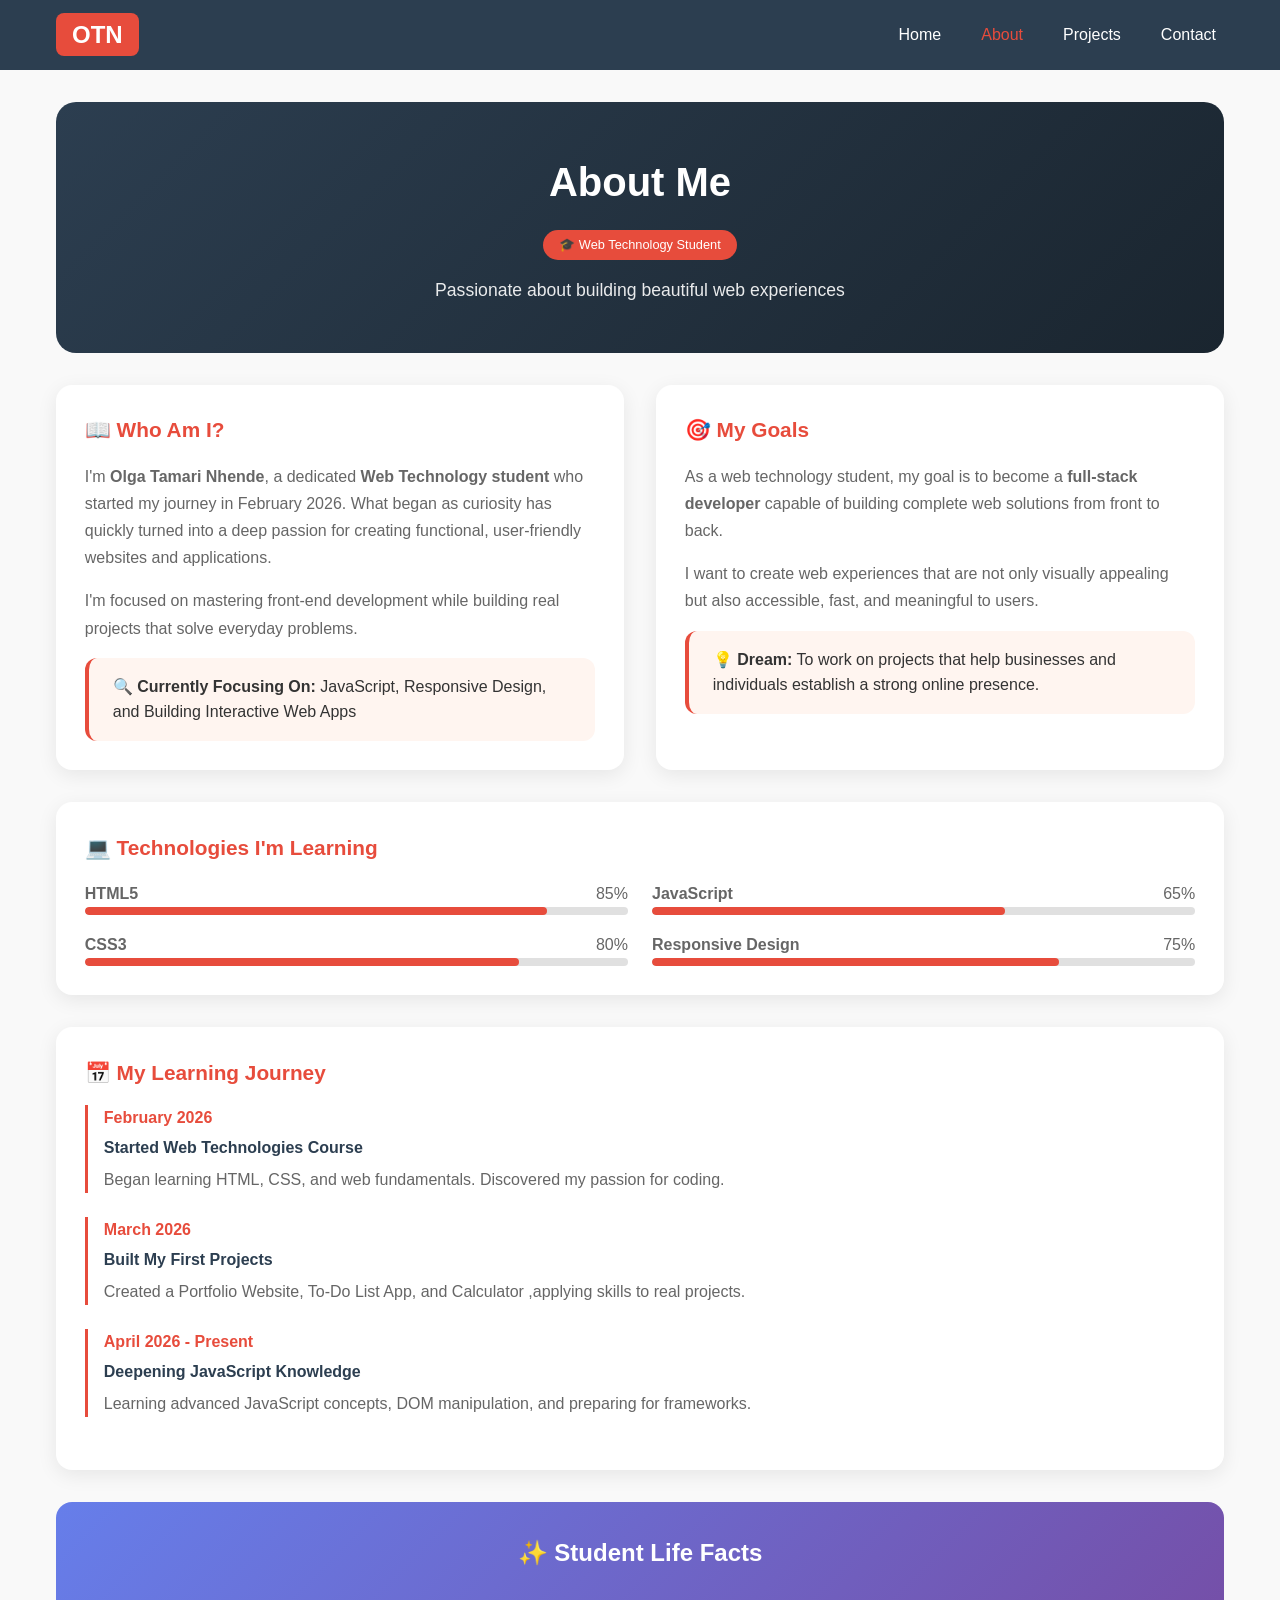
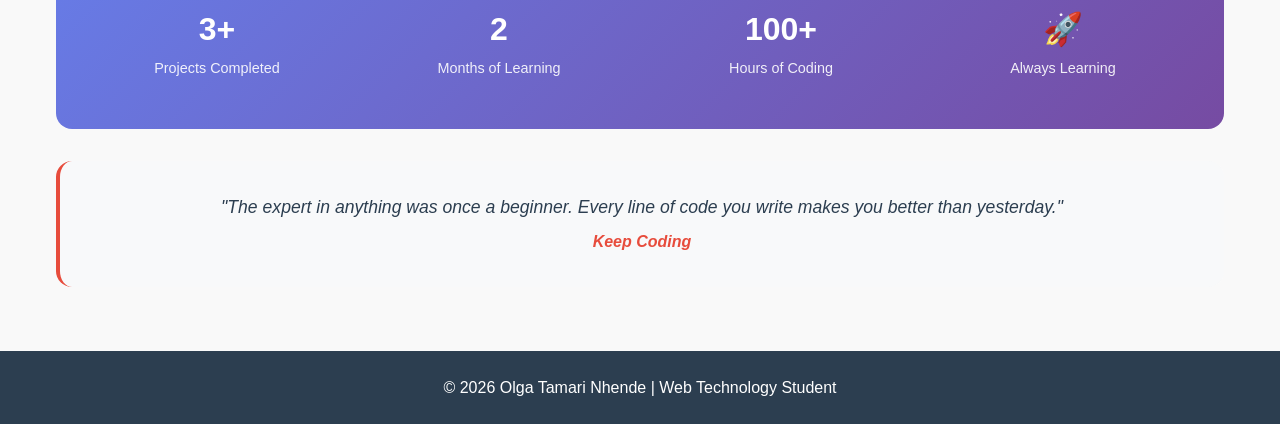
<file: about.html>
<!DOCTYPE html>
<html lang="en">
<head>
    <meta charset="UTF-8">
    <meta name="viewport" content="width=device-width, initial-scale=1.0">
    <title>About Me | Olga Tamari Nhende | Web Technology Student</title>
    <link rel="stylesheet" href="style.css">
    <style>
        /* Additional styles specific to about page */
        .about-hero {
            background: linear-gradient(135deg, #2c3e50 0%, #1a252f 100%);
            color: white;
            padding: 3rem 2rem;
            border-radius: 20px;
            margin-bottom: 2rem;
            text-align: center;
        }

        .about-hero h1 {
            font-size: 2.5rem;
            margin-bottom: 0.5rem;
        }

        .about-hero .student-badge {
            display: inline-block;
            background: #e74c3c;
            padding: 0.3rem 1rem;
            border-radius: 30px;
            font-size: 0.8rem;
            margin-top: 0.5rem;
        }

        .about-hero p {
            font-size: 1.1rem;
            opacity: 0.9;
            margin-top: 1rem;
        }

        .about-grid {
            display: grid;
            grid-template-columns: 1fr 1fr;
            gap: 2rem;
            margin-bottom: 2rem;
        }

        .about-card {
            background: white;
            padding: 1.8rem;
            border-radius: 16px;
            box-shadow: 0 5px 20px rgba(0,0,0,0.08);
            transition: transform 0.3s ease;
        }

        .about-card:hover {
            transform: translateY(-5px);
        }

        .about-card h3 {
            color: #e74c3c;
            margin-bottom: 1rem;
            font-size: 1.3rem;
            display: flex;
            align-items: center;
            gap: 0.5rem;
        }

        .about-card p {
            color: #666;
            line-height: 1.7;
        }

        .fun-facts {
            background: linear-gradient(135deg, #667eea 0%, #764ba2 100%);
            color: white;
            padding: 2rem;
            border-radius: 16px;
            margin-top: 2rem;
        }

        .fun-facts h3 {
            font-size: 1.5rem;
            margin-bottom: 1rem;
            text-align: center;
        }

        .facts-grid {
            display: grid;
            grid-template-columns: repeat(auto-fit, minmax(200px, 1fr));
            gap: 1.5rem;
            margin-top: 1rem;
        }

        .fact-item {
            text-align: center;
            padding: 1rem;
        }

        .fact-number {
            font-size: 2rem;
            font-weight: bold;
            display: block;
        }

        .fact-label {
            font-size: 0.9rem;
            opacity: 0.9;
        }

        .quote {
            font-style: italic;
            text-align: center;
            padding: 2rem;
            background: #f8f9fa;
            border-radius: 16px;
            margin-top: 2rem;
            border-left: 4px solid #e74c3c;
        }

        .quote p {
            font-size: 1.1rem;
            color: #2c3e50;
        }

        .quote-author {
            margin-top: 0.5rem;
            color: #e74c3c;
            font-weight: bold;
        }

        .current-focus {
            background: #fff5f0;
            border-left: 4px solid #e74c3c;
            padding: 1rem 1.5rem;
            border-radius: 12px;
            margin-top: 1rem;
        }

        @media (max-width: 768px) {
            .about-grid {
                grid-template-columns: 1fr;
            }
            
            .about-hero h1 {
                font-size: 1.8rem;
            }
        }
    </style>
</head>
<body>

    <!-- Navigation -->
    <nav>
        <div class="nav-container">
            <div class="logo">
                <a href="index.html">OTN</a>
            </div>
            <ul class="nav-links">
                <li><a href="index.html">Home</a></li>
                <li><a href="about.html" class="active">About</a></li>
                <li><a href="projects.html">Projects</a></li>
                <li><a href="contact.html">Contact</a></li>
            </ul>
        </div>
    </nav>

    <main>
        <!-- About Hero Section -->
        <div class="about-hero">
            <h1>About Me</h1>
            <span class="student-badge">🎓 Web Technology Student</span>
            <p>Passionate about building beautiful web experiences</p>
        </div>

        <!-- Main About Content -->
        <div class="about-grid">
            <div class="about-card">
                <h3>📖 Who Am I?</h3>
                <p>I'm <strong>Olga Tamari Nhende</strong>, a dedicated <strong>Web Technology student</strong> who started my journey in February 2026. What began as curiosity has quickly turned into a deep passion for creating functional, user-friendly websites and applications.</p>
                <p style="margin-top: 1rem;">I'm focused on mastering front-end development while building real projects that solve everyday problems.</p>
                <div class="current-focus">
                    <strong>🔍 Currently Focusing On:</strong> JavaScript, Responsive Design, and Building Interactive Web Apps
                </div>
            </div>

            <div class="about-card">
                <h3>🎯 My Goals</h3>
                <p>As a web technology student, my goal is to become a <strong>full-stack developer</strong> capable of building complete web solutions from front to back.</p>
                <p style="margin-top: 1rem;">I want to create web experiences that are not only visually appealing but also accessible, fast, and meaningful to users.</p>
                <div class="current-focus" style="margin-top: 1rem;">
                    <strong>💡 Dream:</strong> To work on projects that help businesses and individuals establish a strong online presence.
                </div>
            </div>
        </div>

        <!-- Skills Section -->
        <div class="about-card" style="margin-bottom: 2rem;">
            <h3>💻 Technologies I'm Learning</h3>
            <div style="display: flex; flex-wrap: wrap; gap: 1.5rem; margin-top: 1rem;">
                <div style="flex: 1; min-width: 150px;">
                    <p><strong>HTML5</strong> <span style="float: right;">85%</span></p>
                    <div class="skill-bar" style="background:#e0e0e0; height:8px; border-radius:4px;">
                        <div style="width: 85%; background:#e74c3c; height:8px; border-radius:4px;"></div>
                    </div>
                    <p style="margin-top: 1rem;"><strong>CSS3</strong> <span style="float: right;">80%</span></p>
                    <div class="skill-bar" style="background:#e0e0e0; height:8px; border-radius:4px;">
                        <div style="width: 80%; background:#e74c3c; height:8px; border-radius:4px;"></div>
                    </div>
                </div>
                <div style="flex: 1; min-width: 150px;">
                    <p><strong>JavaScript</strong> <span style="float: right;">65%</span></p>
                    <div class="skill-bar" style="background:#e0e0e0; height:8px; border-radius:4px;">
                        <div style="width: 65%; background:#e74c3c; height:8px; border-radius:4px;"></div>
                    </div>
                    <p style="margin-top: 1rem;"><strong>Responsive Design</strong> <span style="float: right;">75%</span></p>
                    <div class="skill-bar" style="background:#e0e0e0; height:8px; border-radius:4px;">
                        <div style="width: 75%; background:#e74c3c; height:8px; border-radius:4px;"></div>
                    </div>
                </div>
            </div>
        </div>

        <!-- Timeline / Learning Journey -->
        <div class="about-card" style="margin-bottom: 2rem;">
            <h3>📅 My Learning Journey</h3>
            <div style="margin-top: 1rem;">
                <div class="timeline-item">
                    <div class="timeline-year">February 2026</div>
                    <div class="timeline-content">
                        <h4>Started Web Technologies Course</h4>
                        <p>Began learning HTML, CSS, and web fundamentals. Discovered my passion for coding.</p>
                    </div>
                </div>
                <div class="timeline-item">
                    <div class="timeline-year">March 2026</div>
                    <div class="timeline-content">
                        <h4>Built My First Projects</h4>
                        <p>Created a Portfolio Website, To-Do List App, and Calculator ,applying skills to real projects.</p>
                    </div>
                </div>
                <div class="timeline-item">
                    <div class="timeline-year">April 2026 - Present</div>
                    <div class="timeline-content">
                        <h4>Deepening JavaScript Knowledge</h4>
                        <p>Learning advanced JavaScript concepts, DOM manipulation, and preparing for frameworks.</p>
                    </div>
                </div>
            </div>
        </div>

        <!-- Fun Facts -->
        <div class="fun-facts">
            <h3>✨ Student Life Facts</h3>
            <div class="facts-grid">
                <div class="fact-item">
                    <span class="fact-number">3+</span>
                    <span class="fact-label">Projects Completed</span>
                </div>
                <div class="fact-item">
                    <span class="fact-number">2</span>
                    <span class="fact-label">Months of Learning</span>
                </div>
                <div class="fact-item">
                    <span class="fact-number">100+</span>
                    <span class="fact-label">Hours of Coding</span>
                </div>
                <div class="fact-item">
                    <span class="fact-number">🚀</span>
                    <span class="fact-label">Always Learning</span>
                </div>
            </div>
        </div>

        <!-- Inspirational Quote for Students -->
        <div class="quote">
            <p>"The expert in anything was once a beginner. Every line of code you write makes you better than yesterday."</p>
            <div class="quote-author"> Keep Coding</div>
        </div>
    </main>

    <!-- Footer -->
    <footer>
        <p>&copy; 2026 Olga Tamari Nhende | Web Technology Student</p>
    </footer>

</body>
</html>
</file>
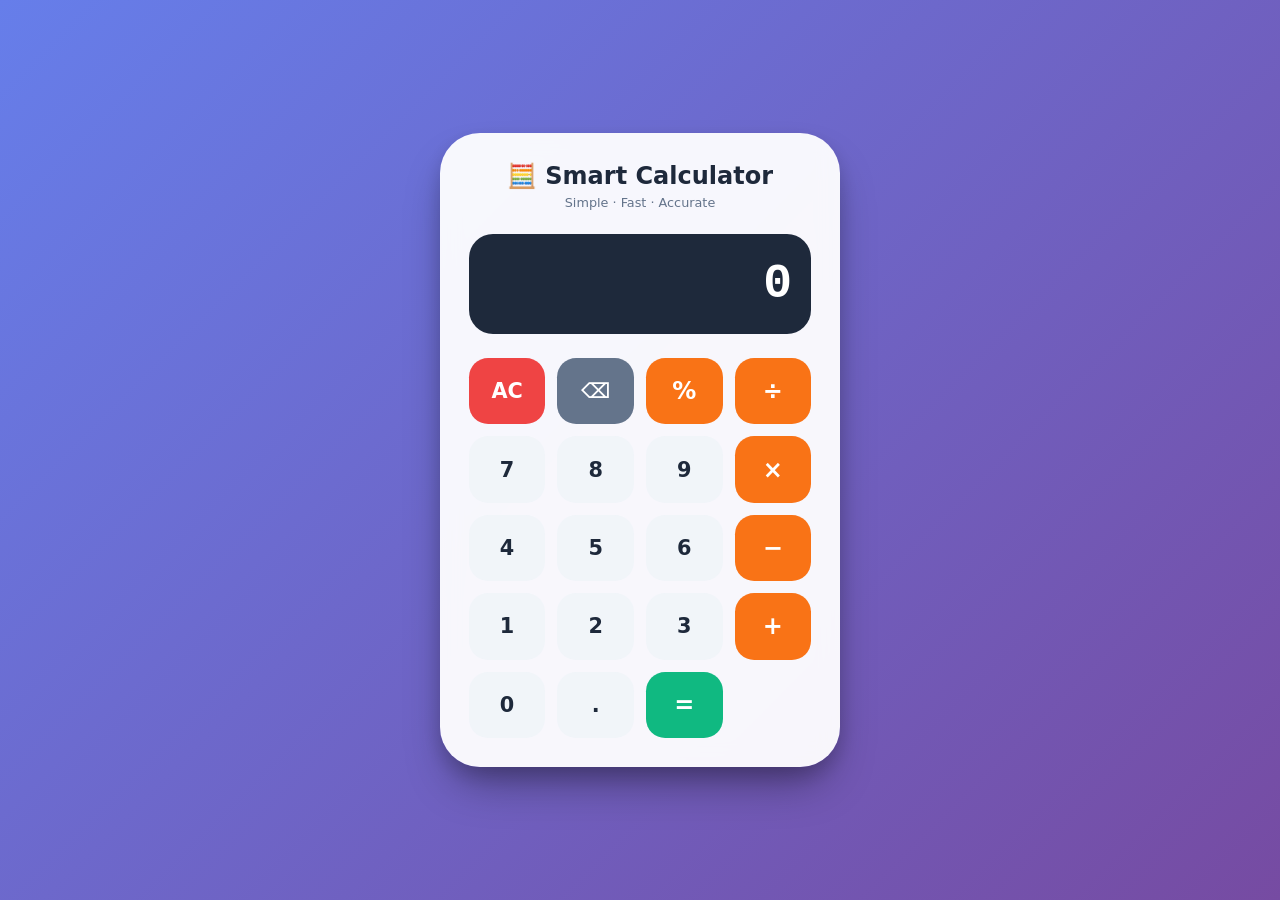
<file: calculator app.html>
<!DOCTYPE html>
<html lang="en">
<head>
    <meta charset="UTF-8">
    <meta name="viewport" content="width=device-width, initial-scale=1.0, user-scalable=yes">
    <title>Calculator App | Portfolio Project</title>
    <style>
        * {
            margin: 0;
            padding: 0;
            box-sizing: border-box;
        }

        body {
            background: linear-gradient(135deg, #667eea 0%, #764ba2 100%);
            font-family: 'Inter', system-ui, -apple-system, 'Segoe UI', Roboto, sans-serif;
            min-height: 100vh;
            display: flex;
            justify-content: center;
            align-items: center;
            padding: 1.5rem;
        }

        /* Back to Portfolio Button */
        .back-btn {
            position: fixed;
            top: 20px;
            left: 20px;
            z-index: 1000;
            background: rgba(0, 0, 0, 0.7);
            backdrop-filter: blur(8px);
            color: white;
            padding: 10px 20px;
            text-decoration: none;
            border-radius: 40px;
            font-size: 0.9rem;
            font-weight: 500;
            font-family: inherit;
            transition: all 0.3s ease;
            border: 1px solid rgba(255,255,255,0.2);
            display: flex;
            align-items: center;
            gap: 6px;
        }

        .back-btn:hover {
            background: rgba(0, 0, 0, 0.9);
            transform: translateX(-3px);
        }

        /* Calculator Container */
        .calculator {
            background: rgba(255, 255, 255, 0.95);
            backdrop-filter: blur(10px);
            border-radius: 2.5rem;
            padding: 1.8rem;
            box-shadow: 0 25px 45px -12px rgba(0, 0, 0, 0.4), 0 8px 20px rgba(0, 0, 0, 0.15);
            width: 100%;
            max-width: 400px;
        }

        /* Display Screen */
        .display {
            background: #1e293b;
            color: white;
            font-size: 3rem;
            font-weight: 600;
            text-align: right;
            padding: 1rem 1.2rem;
            border-radius: 1.5rem;
            margin-bottom: 1.5rem;
            word-wrap: break-word;
            word-break: break-all;
            min-height: 100px;
            display: flex;
            align-items: center;
            justify-content: flex-end;
            font-family: 'Courier New', monospace;
            overflow-x: auto;
        }

        /* Buttons Grid */
        .buttons {
            display: grid;
            grid-template-columns: repeat(4, 1fr);
            gap: 12px;
        }

        button {
            background: #f1f5f9;
            border: none;
            padding: 1.2rem 0;
            font-size: 1.3rem;
            font-weight: 600;
            border-radius: 1.2rem;
            cursor: pointer;
            transition: all 0.2s ease;
            font-family: inherit;
            color: #1e293b;
        }

        button:hover {
            transform: translateY(-2px);
            filter: brightness(0.95);
        }

        button:active {
            transform: translateY(1px);
        }

        .operator {
            background: #f97316;
            color: white;
            font-size: 1.5rem;
        }

        .operator:hover {
            background: #ea580c;
        }

        .equals {
            background: #10b981;
            color: white;
            font-size: 1.5rem;
        }

        .equals:hover {
            background: #059669;
        }

        .clear {
            background: #ef4444;
            color: white;
        }

        .clear:hover {
            background: #dc2626;
        }

        .delete {
            background: #64748b;
            color: white;
        }

        .delete:hover {
            background: #475569;
        }

        .project-header {
            text-align: center;
            margin-bottom: 1.5rem;
        }

        .project-header h2 {
            color: #1e293b;
            font-size: 1.5rem;
            font-weight: 700;
        }

        .project-header p {
            color: #64748b;
            font-size: 0.8rem;
            margin-top: 5px;
        }

        .project-footer {
            margin-top: 1.8rem;
            text-align: center;
            padding-top: 1.2rem;
            border-top: 1px solid #e2e8f0;
            display: flex;
            justify-content: center;
            gap: 1rem;
            flex-wrap: wrap;
        }

        .btn-small {
            background: #f8fafc;
            padding: 0.5rem 1.2rem;
            border-radius: 2rem;
            text-decoration: none;
            font-size: 0.8rem;
            font-weight: 500;
            color: #1e293b;
            border: 1px solid #cbd5e1;
            transition: all 0.2s;
            display: inline-flex;
            align-items: center;
            gap: 6px;
        }

        .btn-small:hover {
            background: #1e293b;
            color: white;
            border-color: #1e293b;
        }

        @media (max-width: 450px) {
            .calculator {
                padding: 1.2rem;
            }
            button {
                padding: 0.9rem 0;
                font-size: 1.1rem;
            }
            .display {
                font-size: 2rem;
                min-height: 80px;
            }
        }
    </style>
</head>
<body>

    <div class="calculator">
        <div class="project-header">
            <h2>🧮 Smart Calculator</h2>
            <p>Simple · Fast · Accurate</p>
        </div>

        <div class="display" id="display">0</div>

        <div class="buttons">
            <button class="clear" onclick="clearDisplay()">AC</button>
            <button class="delete" onclick="deleteLast()">⌫</button>
            <button class="operator" onclick="appendOperator('%')">%</button>
            <button class="operator" onclick="appendOperator('/')">÷</button>
            
            <button onclick="appendNumber('7')">7</button>
            <button onclick="appendNumber('8')">8</button>
            <button onclick="appendNumber('9')">9</button>
            <button class="operator" onclick="appendOperator('*')">×</button>
            
            <button onclick="appendNumber('4')">4</button>
            <button onclick="appendNumber('5')">5</button>
            <button onclick="appendNumber('6')">6</button>
            <button class="operator" onclick="appendOperator('-')">−</button>
            
            <button onclick="appendNumber('1')">1</button>
            <button onclick="appendNumber('2')">2</button>
            <button onclick="appendNumber('3')">3</button>
            <button class="operator" onclick="appendOperator('+')">+</button>
            
            <button onclick="appendNumber('0')">0</button>
            <button onclick="appendDecimal()">.</button>
            <button class="equals" onclick="calculateResult()">=</button>
        </div>

    </div>

    <script>
        // Get display element
        let display = document.getElementById('display');
        
        // Calculator state
        let currentNumber = '0';
        let previousNumber = '';
        let currentOperator = null;
        let waitingForNewNumber = false;

        // Update display
        function updateDisplay() {
            display.textContent = currentNumber;
        }

        // Append number to current input
        function appendNumber(num) {
            if (waitingForNewNumber) {
                currentNumber = num;
                waitingForNewNumber = false;
            } else {
                if (currentNumber === '0' && num !== '.') {
                    currentNumber = num;
                } else {
                    currentNumber += num;
                }
            }
            updateDisplay();
        }

        // Append decimal point
        function appendDecimal() {
            if (waitingForNewNumber) {
                currentNumber = '0.';
                waitingForNewNumber = false;
                updateDisplay();
                return;
            }
            
            if (!currentNumber.includes('.')) {
                currentNumber += '.';
                updateDisplay();
            }
        }

        // Append operator
        function appendOperator(op) {
            if (currentOperator !== null && !waitingForNewNumber) {
                calculateResult();
            }
            
            previousNumber = currentNumber;
            currentOperator = op;
            waitingForNewNumber = true;
        }

        // Perform calculation
        function calculateResult() {
            if (currentOperator === null || waitingForNewNumber) {
                return;
            }
            
            let result;
            const prev = parseFloat(previousNumber);
            const current = parseFloat(currentNumber);
            
            if (isNaN(prev) || isNaN(current)) {
                return;
            }
            
            switch (currentOperator) {
                case '+':
                    result = prev + current;
                    break;
                case '-':
                    result = prev - current;
                    break;
                case '*':
                    result = prev * current;
                    break;
                case '/':
                    if (current === 0) {
                        alert("Cannot divide by zero!");
                        clearDisplay();
                        return;
                    }
                    result = prev / current;
                    break;
                case '%':
                    result = prev % current;
                    break;
                default:
                    return;
            }
            
            // Round to avoid floating point precision issues
            result = Math.round(result * 1000000) / 1000000;
            
            currentNumber = result.toString();
            currentOperator = null;
            previousNumber = '';
            waitingForNewNumber = true;
            updateDisplay();
        }

        // Clear everything
        function clearDisplay() {
            currentNumber = '0';
            previousNumber = '';
            currentOperator = null;
            waitingForNewNumber = false;
            updateDisplay();
        }

        // Delete last character
        function deleteLast() {
            if (waitingForNewNumber) {
                return;
            }
            
            if (currentNumber.length === 1) {
                currentNumber = '0';
            } else {
                currentNumber = currentNumber.slice(0, -1);
            }
            updateDisplay();
        }

        // Keyboard support
        document.addEventListener('keydown', (e) => {
            const key = e.key;
            
            if (key >= '0' && key <= '9') {
                appendNumber(key);
            } else if (key === '.') {
                appendDecimal();
            } else if (key === '+' || key === '-' || key === '*' || key === '/') {
                let op = key;
                if (key === '/') op = '/';
                if (key === '*') op = '*';
                appendOperator(op);
            } else if (key === 'Enter' || key === '=') {
                e.preventDefault();
                calculateResult();
            } else if (key === 'Escape') {
                clearDisplay();
            } else if (key === 'Backspace') {
                deleteLast();
            } else if (key === '%') {
                appendOperator('%');
            }
        });
        
        // Initialize
        updateDisplay();
    </script>
</body>
</html>
</file>
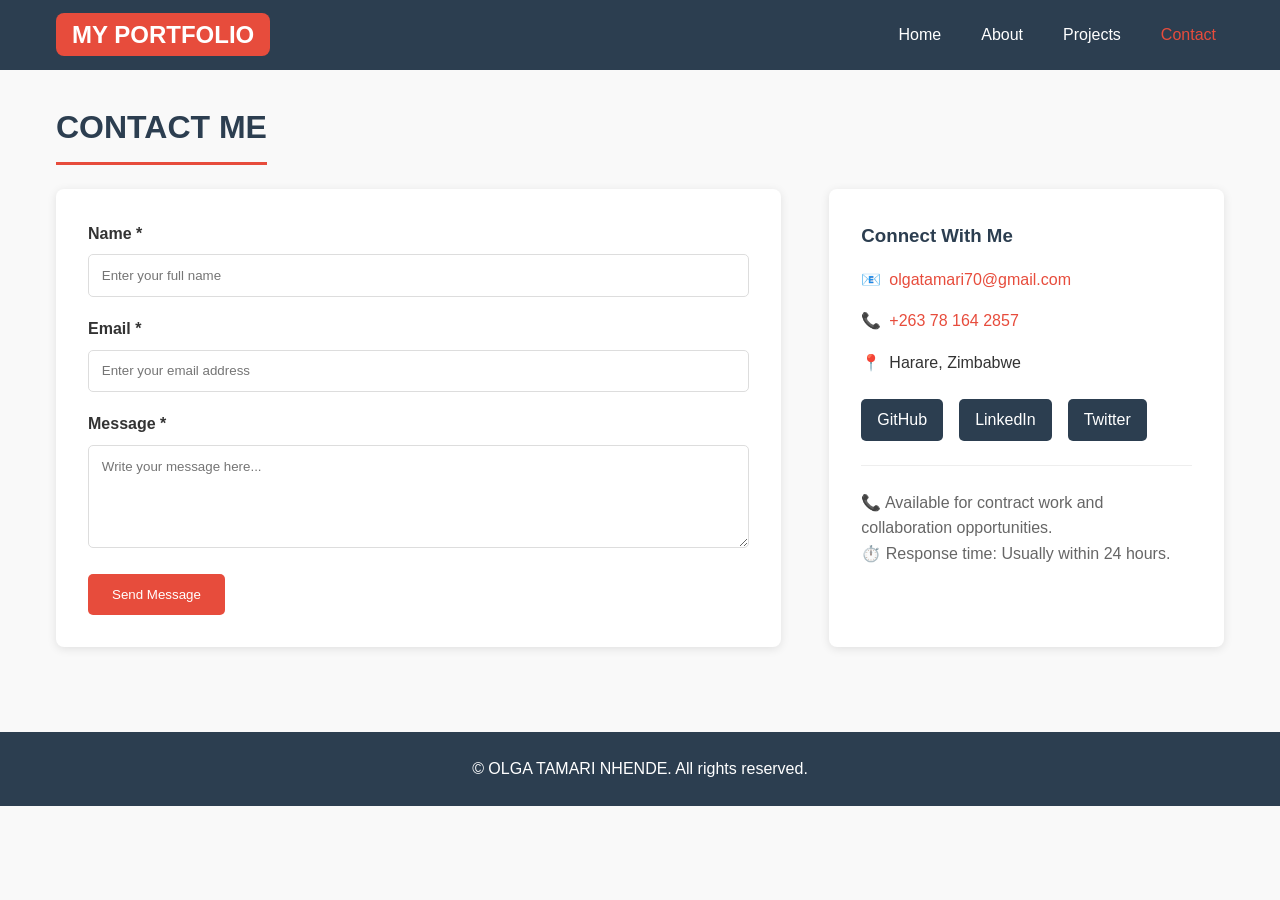
<file: contact.html>
<!DOCTYPE html>
<html lang="en">
<head>
    <meta charset="UTF-8">
    <meta name="viewport" content="width=device-width, initial-scale=1.0">
    <title>Contact | OLGA TAMARI NHENDE</title>
    <link rel="stylesheet" href="style.css">
</head>
<body>

    <nav>
        <div class="nav-container">
            <div class="logo">
                <a href="index.html">MY PORTFOLIO</a>
            </div>
            <ul class="nav-links">
                <li><a href="index.html">Home</a></li>
                <li><a href="about.html">About</a></li>
                <li><a href="projects.html">Projects</a></li>
                <li><a href="contact.html" class="active">Contact</a></li>
            </ul>
        </div>
    </nav>

    <main>
        <section class="contact-section">
            <h2>CONTACT ME</h2>
            <div class="contact-container">
                
                <div class="contact-form">
                    <form action="#" method="post">
                        <div class="form-group">
                            <label for="name">Name *</label>
                            <input type="text" id="name" name="name" required placeholder="Enter your full name">
                        </div>
                        
                        <div class="form-group">
                            <label for="email">Email *</label>
                            <input type="email" id="email" name="email" required placeholder="Enter your email address">
                        </div>
                        
                        <div class="form-group">
                            <label for="message">Message *</label>
                            <textarea id="message" name="message" rows="5" required placeholder="Write your message here..."></textarea>
                        </div>
                        
                        <button type="submit" class="btn btn-primary">Send Message</button>
                    </form>
                </div>

                <div class="contact-info">
                    <h3>Connect With Me</h3>
                    
                    <div class="contact-item">
        <span>📧</span>
        <a href="mailto:olgatamari70@gmail.com">olgatamari70@gmail.com</a>
    </div>
    
    <div class="contact-item">
        <span>📞</span>
        <a href="tel:+263781642857">+263 78 164 2857</a>
    </div>
    
    <div class="contact-item">
        <span>📍</span>
        <span>Harare, Zimbabwe</span>
    </div>
    
    <div class="social-links">
        <a href="https://github.com/iamtammy7" class="social-icon">GitHub</a>
        <a href="https://linkedin.com/in/olgatamari" class="social-icon">LinkedIn</a>
        <a href="https://twitter.com/omydaf" class="social-icon">Twitter</a>
    </div>
    

                    
                    <div class="availability">
                        <p>📞 Available for contract work and collaboration opportunities.</p>
                        <p>⏱️ Response time: Usually within 24 hours.</p>
                    </div>
                </div>
            </div>
        </section>
    </main>

    <footer>
        <p>&copy; OLGA TAMARI NHENDE. All rights reserved.</p>
    </footer>

</body>
</html>
</file>
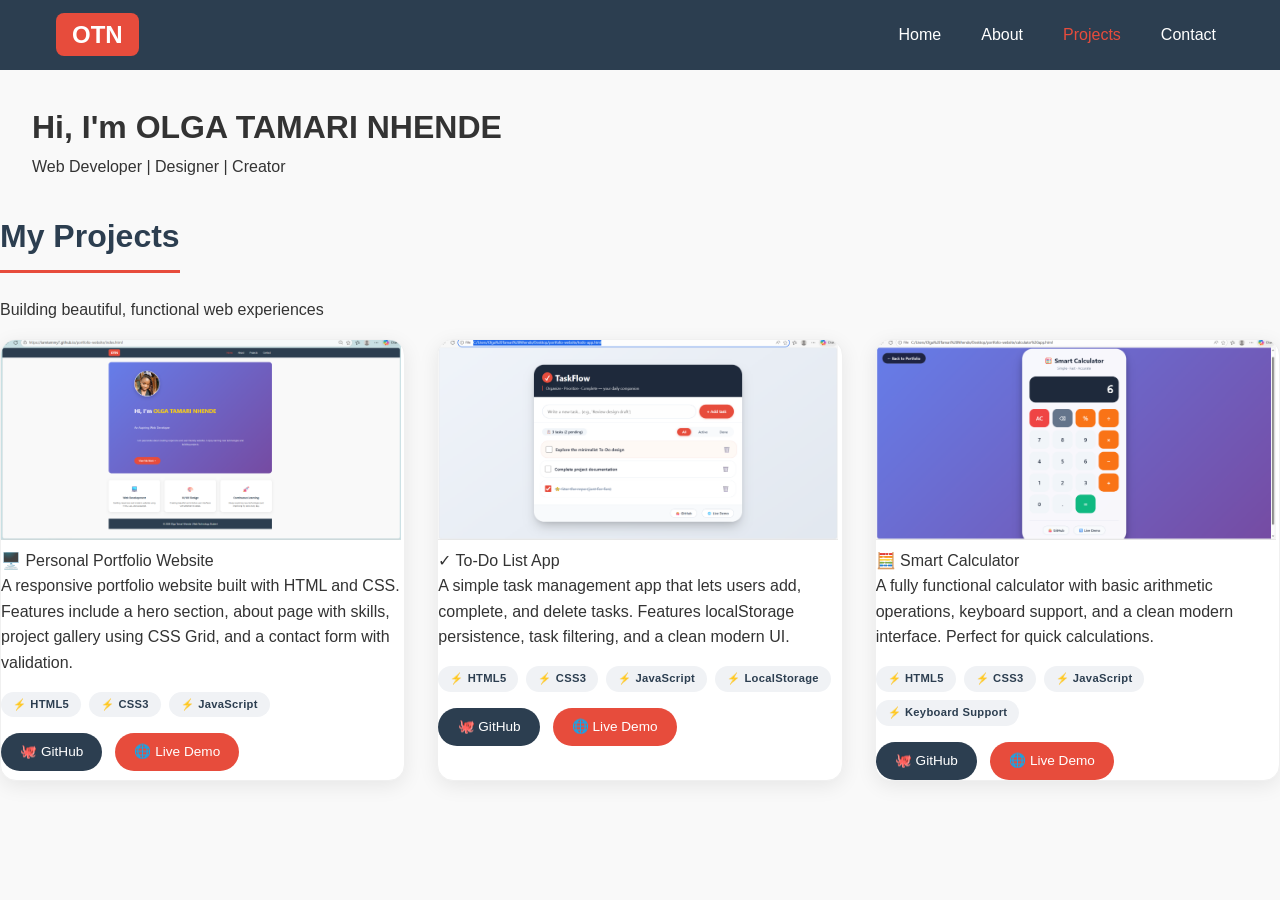
<file: projects.html>
<!DOCTYPE html>
<html lang="en">
<head>
    <meta charset="UTF-8">
    <meta name="viewport" content="width=device-width, initial-scale=1.0">
    <title>Olga Tamari Nhende | Portfolio</title>
    <link rel="stylesheet" href="style.css">
</head>
<body>
    <nav>
    <div class="nav-container">
        <div class="logo">
            <a href="index.html">OTN</a>
        </div>
        <ul class="nav-links">
            <li><a href="index.html">Home</a></li>
            <li><a href="about.html">About</a></li>
            <li><a href="projects.html" class="active">Projects</a></li>
            <li><a href="contact.html">Contact</a></li>
        </ul>
    </div>
    </nav>
    <!-- Hero Section -->
    <div class="hero">
        <h1>Hi, I'm OLGA TAMARI NHENDE</h1>
        <p>Web Developer | Designer | Creator</p>
    </div>

    <!-- Projects Section -->
    <div class="projects-section">
        <h2 class="section-title">My Projects</h2>
        <p class="section-subtitle">Building beautiful, functional web experiences</p>
        
        <div class="projects-grid">
            
            <!-- Project 1: Portfolio Website -->
            <div class="project-card">
                <div class="image-container">
                    <img src="photo1.png" alt="Portfolio Website" class="project-image"style="width: 400px; height: 200px;object-fit: cover;>
                </div>
                <div class="project-info">
                    <div class="project-title">
                        <span class="project-title-icon">🖥️</span>
                        Personal Portfolio Website
                    </div>
                    <p class="project-description">
                        A responsive portfolio website built with HTML and CSS. Features include a hero section, 
                        about page with skills, project gallery using CSS Grid, and a contact form with validation.
                    </p>
                    <div class="project-tech">
                        <span class="tech-tag">HTML5</span>
                        <span class="tech-tag">CSS3</span>
                        <span class="tech-tag">JavaScript</span>
                    </div>
                    <div class="project-links">
                        <a href="https://github.com/iamtammy7/portfolio-website" class="btn-small">🐙 GitHub</a>
                        <a href="https://portfolio-website-zeta-ochre-87.vercel.app/" class="btn-small">🌐 Live Demo</a>
                    </div>
                </div>
            </div>

            <!-- Project 2: To-Do List App -->
            <div class="project-card">
                <div class="image-container">
                    <img src="photo2.png" alt="To-Do List App" class="project-image"style="width: 400px; height: 200px;object-fit: cover;>
                </div>
                <div class="project-info">
                    <div class="project-title">
                        <span class="project-title-icon">✓</span>
                        To-Do List App
                    </div>
                    <p class="project-description">
                        A simple task management app that lets users add, complete, and delete tasks. 
                        Features localStorage persistence, task filtering, and a clean modern UI.
                    </p>
                    <div class="project-tech">
                        <span class="tech-tag">HTML5</span>
                        <span class="tech-tag">CSS3</span>
                        <span class="tech-tag">JavaScript</span>
                        <span class="tech-tag">LocalStorage</span>
                    </div>
                    <div class="project-links">
                        <a href="https://github.com/iamtammy7/todo-app.git" class="btn-small">🐙 GitHub</a>
                        <a href="https://todo-app-one-kappa-21.vercel.app" class="btn-small" >🌐 Live Demo</a>
                    </div>
                </div>
            </div>

            <!-- Project 3: Calculator App -->
            <div class="project-card">
                <div class="image-container">
                    <img src="photo3.png" alt="Calculator App" class="project-image"style="width: 400px; height: 200px;object-fit: cover;>
                </div>
                <div class="project-info">
                    <div class="project-title">
                        <span class="project-title-icon">🧮</span>
                        Smart Calculator
                    </div>
                    <p class="project-description">
                        A fully functional calculator with basic arithmetic operations, keyboard support, 
                        and a clean modern interface. Perfect for quick calculations.
                    </p>
                    <div class="project-tech">
                        <span class="tech-tag">HTML5</span>
                        <span class="tech-tag">CSS3</span>
                        <span class="tech-tag">JavaScript</span>
                        <span class="tech-tag">Keyboard Support</span>
                    </div>
                    <div class="project-links">
                        <a href="https://github.com/iamtammy7/calculator-app.git" class="btn-small">🐙 GitHub</a>
                        <a href="https://calculator-app-eight-ebon.vercel.app" class="btn-small"">🌐 Live Demo</a>
                    </div>
                </div>
            </div>

        </div>
    </div>

</body>
</html>
</file>
<file: style.css>
/* Personal Portfolio Website - Stylesheet */

* {
    margin: 0;
    padding: 0;
    box-sizing: border-box;
}

body {
    font-family: 'Segoe UI', Tahoma, Geneva, Verdana, sans-serif;
    line-height: 1.6;
    color: #333;
    background-color: #f9f9f9;
}

nav {
    background-color: #2c3e50;
    padding: 1rem 0;
    position: sticky;
    top: 0;
    z-index: 100;
}

.nav-container {
    max-width: 1200px;
    margin: 0 auto;
    padding: 0 1rem;
    display: flex;
    justify-content: space-between;
    align-items: center;
    flex-wrap: wrap;
}

.logo a {
    color: white;
    font-size: 1.5rem;
    font-weight: bold;
    text-decoration: none;
    background-color: #e74c3c;
    padding: 0.5rem 1rem;
    border-radius: 8px;
}

.nav-links {
    display: flex;
    list-style: none;
    gap: 1.5rem;
    flex-wrap: wrap;
}

.nav-links a {
    color: white;
    text-decoration: none;
    padding: 0.5rem;
    transition: color 0.3s ease;
}

.nav-links a:hover,
.nav-links a.active {
    color: #e74c3c;
}

main {
    max-width: 1200px;
    margin: 0 auto;
    padding: 2rem 1rem;
    min-height: 70vh;
}

.hero {
    padding: 2rem ;
}

.hero-content {
    display: flex;
    align-items: left;
    gap: 3rem;
    flex-wrap: wrap;
}

.hero-text {
    order: 2
    flex: 1;
}

.hero-text h1 {
    font-size: 2.5rem;
    margin-bottom: 0.5rem;
}

.highlight {
    color: #e74c3c;
}

.tagline {
    font-size: 1.2rem;
    color: #666;
    margin-bottom: 1rem;
}

.intro {
    margin-bottom: 1.5rem;
}

.hero-image {
    flex: 1;
    text-align: center;
}

.btn {
    display: inline-block;
    padding: 0.8rem 1.5rem;
    text-decoration: none;
    border-radius: 5px;
    transition: all 0.3s ease;
    cursor: pointer;
}

.btn-primary {
    background-color: #e74c3c;
    color: white;
    border: none;
}

.btn-primary:hover {
    background-color: #c0392b;
    transform: translateY(-2px);
}

.about-section h2,
.projects-section h2,
.contact-section h2 {
    font-size: 2rem;
    margin-bottom: 1.5rem;
    color: #2c3e50;
    border-bottom: 3px solid #e74c3c;
    display: inline-block;
    padding-bottom: 0.5rem;
}

.bio {
    margin-bottom: 2rem;
    background-color: white;
    padding: 1.5rem;
    border-radius: 8px;
    box-shadow: 0 2px 5px rgba(0,0,0,0.1);
}

.bio p {
    margin-bottom: 1rem;
}

.skills-section {
    margin-bottom: 2rem;
    background-color: white;
    padding: 1.5rem;
    border-radius: 8px;
    box-shadow: 0 2px 5px rgba(0,0,0,0.1);
}

.skills-section h3 {
    margin-bottom: 1rem;
    color: #2c3e50;
}

.skill {
    margin-bottom: 1rem;
}

.skill span {
    display: block;
    margin-bottom: 0.3rem;
    font-weight: bold;
}

.skill-bar {
    background-color: #e0e0e0;
    height: 25px;
    border-radius: 12px;
    overflow: hidden;
}

.skill-level {
    background-color: #e74c3c;
    color: white;
    text-align: right;
    padding-right: 10px;
    line-height: 25px;
    border-radius: 12px;
    font-size: 0.8rem;
}

.timeline-section {
    background-color: white;
    padding: 1.5rem;
    border-radius: 8px;
    box-shadow: 0 2px 5px rgba(0,0,0,0.1);
}

.timeline-section h3 {
    margin-bottom: 1rem;
    color: #2c3e50;
}

.timeline-item {
    margin-bottom: 1.5rem;
    padding-left: 1rem;
    border-left: 3px solid #e74c3c;
}

.timeline-year {
    font-weight: bold;
    color: #e74c3c;
    margin-bottom: 0.3rem;
}

.timeline-content h4 {
    margin-bottom: 0.3rem;
    color: #2c3e50;
}

/* ========== PROJECTS SECTION - ENHANCED STYLES ========== */

.projects-section .section-desc {
    margin-bottom: 2rem;
    color: #666;
    text-align: center;
    max-width: 700px;
    margin-left: auto;
    margin-right: auto;
}

.projects-grid {
    display: grid;
    grid-template-columns: repeat(auto-fit, minmax(320px, 1fr));
    gap: 2rem;
    margin-top: 1rem;
}

.project-card {
    background-color: white;
    border-radius: 16px;
    overflow: hidden;
    box-shadow: 0 5px 20px rgba(0,0,0,0.08);
    transition: all 0.3s ease;
    border: 1px solid #f0f0f0;
}

.project-card:hover {
    transform: translateY(-8px);
    box-shadow: 0 15px 35px rgba(231, 76, 60, 0.15);
}

.project-card img {
    width: 100%;
    height: 200px;
    object-fit: cover;
    transition: transform 0.3s ease;
}

.project-card:hover img {
    transform: scale(1.03);
}

.project-info {
    padding: 1.5rem;
}

.project-info h3 {
    margin-bottom: 0.5rem;
    color: #2c3e50;
    font-size: 1.3rem;
    display: flex;
    align-items: center;
    gap: 0.5rem;
}

.project-info h3::before {
    content: "📌";
    font-size: 1rem;
}

.project-info p {
    margin-bottom: 1rem;
    color: #666;
    line-height: 1.6;
}

/* Tech Stack Tags */
.project-tech {
    display: flex;
    flex-wrap: wrap;
    gap: 0.5rem;
    margin: 1rem 0;
}

.tech-tag {
    background: #f0f2f5;
    padding: 0.25rem 0.75rem;
    border-radius: 20px;
    font-size: 0.7rem;
    font-weight: 600;
    color: #2c3e50;
    letter-spacing: 0.3px;
}

.tech-tag::before {
    content: "⚡";
    margin-right: 4px;
    font-size: 0.65rem;
}

/* Project Status Badge */
.project-badge {
    display: inline-block;
    background: #e74c3c;
    color: white;
    font-size: 0.7rem;
    padding: 0.2rem 0.7rem;
    border-radius: 20px;
    margin-bottom: 0.8rem;
    font-weight: 600;
}

.project-links {
    margin-top: 1rem;
    display: flex;
    gap: 0.8rem;
    flex-wrap: wrap;
}

.btn-small {
    display: inline-block;
    padding: 0.5rem 1.2rem;
    background-color: #3498db;
    color: white;
    text-decoration: none;
    border-radius: 30px;
    font-size: 0.85rem;
    font-weight: 500;
    transition: all 0.2s ease;
    border: none;
    cursor: pointer;
}

.btn-small:hover {
    background-color: #2980b9;
    transform: translateY(-2px);
}

/* GitHub button variant */
.btn-small:first-child {
    background-color: #2c3e50;
}

.btn-small:first-child:hover {
    background-color: #1a252f;
}

/* Live Demo button variant */
.btn-small:last-child {
    background-color: #e74c3c;
}

.btn-small:last-child:hover {
    background-color: #c0392b;
}

/* ========== CONTACT SECTION ========== */

.contact-container {
    display: flex;
    gap: 3rem;
    flex-wrap: wrap;
}

.contact-form {
    flex: 2;
    background-color: white;
    padding: 2rem;
    border-radius: 8px;
    box-shadow: 0 2px 10px rgba(0,0,0,0.1);
}

.form-group {
    margin-bottom: 1.2rem;
}

.form-group label {
    display: block;
    margin-bottom: 0.5rem;
    font-weight: bold;
}

.form-group input,
.form-group textarea {
    width: 100%;
    padding: 0.8rem;
    border: 1px solid #ddd;
    border-radius: 5px;
    font-family: inherit;
}

.form-group input:focus,
.form-group textarea:focus {
    outline: none;
    border-color: #e74c3c;
}

.contact-info {
    flex: 1;
    background-color: white;
    padding: 2rem;
    border-radius: 8px;
    box-shadow: 0 2px 10px rgba(0,0,0,0.1);
}

.contact-info h3 {
    margin-bottom: 1rem;
    color: #2c3e50;
}

.contact-item {
    margin-bottom: 1rem;
    display: flex;
    align-items: center;
    gap: 0.5rem;
}

.contact-item a {
    color: #e74c3c;
    text-decoration: none;
}

.contact-item a:hover {
    text-decoration: underline;
}

.social-links {
    margin: 1.5rem 0;
    display: flex;
    gap: 1rem;
    flex-wrap: wrap;
}

.social-icon {
    display: inline-block;
    padding: 0.5rem 1rem;
    background-color: #2c3e50;
    color: white;
    text-decoration: none;
    border-radius: 5px;
    transition: background-color 0.3s ease;
}

.social-icon:hover {
    background-color: #e74c3c;
}

.availability {
    margin-top: 1.5rem;
    padding-top: 1.5rem;
    border-top: 1px solid #eee;
    color: #666;
}

/* ========== FOOTER ========== */

footer {
    background-color: #2c3e50;
    color: white;
    text-align: center;
    padding: 1.5rem;
    margin-top: 2rem;
}

/* ========== RESPONSIVE DESIGN ========== */

@media (min-width: 150px) {
    .hero-text h1 {
        font-size: 3rem;
    }
    
    .projects-grid {
        grid-template-columns: repeat(2, 1fr);
    }
}

@media (min-width: 1024px) {
    .projects-grid {
        grid-template-columns: repeat(3, 1fr);
    }
}

@media (max-width: 768px) {
    .projects-grid {
        grid-template-columns: 1fr;
        gap: 1.5rem;
    }
    
    .project-info h3 {
        font-size: 1.2rem;
    }
}

@media (max-width: 480px) {
    .nav-links {
        gap: 0.8rem;
    }
    
    .hero-content {
        flex-direction: column;
        text-align: center;
    }
    
    .hero-image{
        order: 2;
    }
    
    .hero-text h1 {
        font-size: 2rem;
        order 1
    }
    
    .contact-container {
        flex-direction: column;
    }
    
    .project-links {
        flex-direction: column;
    }
    
    .btn-small {
        text-align: center;
        justify-content: center;
    }
</file>
